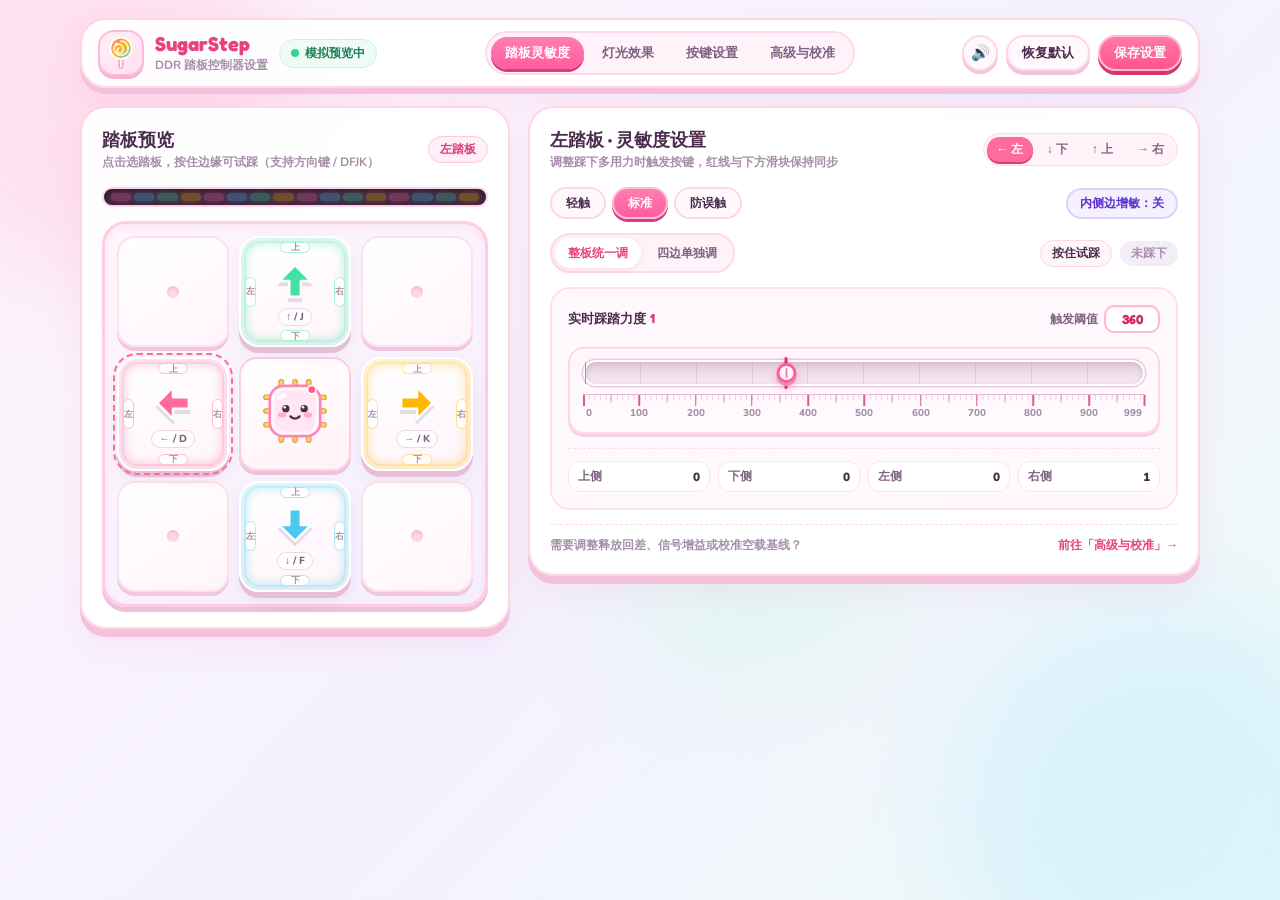
<file: index.html>
<!DOCTYPE html>
<html lang="zh-CN">
<head>
  <meta charset="UTF-8" />
  <meta name="viewport" content="width=device-width, initial-scale=1.0" />
  <title>SugarStep · DDR 踏板控制器设置</title>
  <link rel="preconnect" href="https://fonts.googleapis.com" />
  <link rel="preconnect" href="https://fonts.gstatic.com" crossorigin />
  <link href="https://fonts.googleapis.com/css2?family=Fredoka:wght@500;600;700&family=Nunito:wght@600;700;800;900&display=swap" rel="stylesheet" />
  <link rel="stylesheet" href="./styles.css" />
</head>
<body>
  <!-- 柔和糖果背景 -->
  <div class="candy-bg" aria-hidden="true">
    <div class="candy-blob blob-1"></div>
    <div class="candy-blob blob-2"></div>
    <div class="candy-blob blob-3"></div>
  </div>

  <!-- 顶部导航栏 -->
  <header class="topbar">
    <div class="brand-group">
      <div class="brand-badge" aria-hidden="true">
        <svg viewBox="0 0 64 64" width="38" height="38">
          <defs>
            <linearGradient id="lollyGrad" x1="0%" y1="0%" x2="100%" y2="100%">
              <stop offset="0%" stop-color="#FF6B9E" />
              <stop offset="50%" stop-color="#FFB703" />
              <stop offset="100%" stop-color="#4CC9F0" />
            </linearGradient>
          </defs>
          <rect x="29" y="36" width="6" height="22" rx="3" fill="#FFF0F6" stroke="#F497C0" stroke-width="2" />
          <circle cx="32" cy="24" r="18" fill="url(#lollyGrad)" stroke="#FFFFFF" stroke-width="3" />
          <path d="M32 12 A12 12 0 1 1 20 24 A8 8 0 1 1 32 32 A4 4 0 1 1 28 24" fill="none" stroke="rgba(255,255,255,0.8)" stroke-width="3.2" stroke-linecap="round" />
          <circle cx="24" cy="17" r="2.8" fill="#FFFFFF" opacity="0.9" />
        </svg>
      </div>
      <div class="brand-titles">
        <h1>SugarStep</h1>
        <p class="brand-subtitle">DDR 踏板控制器设置</p>
      </div>
      <button type="button" class="conn-pill idle" id="btnConnToggle" title="点击连接真实控制器">
        <span class="conn-dot"></span>
        <span id="connText">未连接 · 点击连接</span>
      </button>
    </div>

    <!-- 主菜单分页切换 -->
    <nav class="main-nav" role="tablist" aria-label="功能分区">
      <button type="button" class="nav-pill active" role="tab" aria-selected="true" data-view="sensitivity">踏板灵敏度</button>
      <button type="button" class="nav-pill" role="tab" aria-selected="false" data-view="lighting">灯光效果</button>
      <button type="button" class="nav-pill" role="tab" aria-selected="false" data-view="mapping">按键设置</button>
      <button type="button" class="nav-pill" role="tab" aria-selected="false" data-view="advanced">高级与校准</button>
    </nav>

    <!-- 右侧操作 -->
    <div class="topbar-actions">
      <button type="button" class="icon-circle-btn active" id="btnSoundToggle" title="按键音效开关" aria-label="按键音效开关">🔊</button>
      <button type="button" class="candy-btn cream-btn" id="btnResetDefaults" title="清空自定义设置并恢复出厂默认">恢复默认</button>
      <button type="button" class="candy-btn primary-btn" id="btnSaveConfig">保存设置</button>
    </div>
  </header>

  <!-- 主工作区 -->
  <main class="app-shell">
    <!-- 视图 1~3 共用双栏：左侧踏板预览 + 右侧配置卡片 -->
    <div class="workspace-split" id="workspaceSplit">
      <!-- 左侧：十字踏板预览舞台 -->
      <section class="candy-card stage-panel" aria-label="踏板预览">
        <div class="panel-head">
          <div>
            <h2>踏板预览</h2>
            <p class="panel-hint" id="stageHintText">点击切换当前编辑踏板，连接硬件后可实时显示踩踏力度</p>
          </div>
          <span class="stage-focus-pill" id="stageFocusPill">左踏板</span>
        </div>

        <!-- 顶部灯带预览条（仅保留纯粹的氛围灯带） -->
        <div class="stage-strip-wrap">
          <div class="led-strip-preview" title="氛围灯带预览">
            <div class="led-strip-track" id="ledStripTrack"></div>
          </div>
        </div>

        <!-- 3×3 十字踏板 -->
        <div class="ddr-stage-frame">
          <div class="ddr-stage-grid">
            <div class="corner-tile"><span class="corner-dot"></span></div>

            <!-- 上踏板 -->
            <div class="ddr-pad pad-up" id="pad-up" data-pad="up" role="button" tabindex="0" aria-label="上踏板">
              <div class="pad-rgb-ring"></div>
              <div class="pad-ripple"></div>
              <span class="pad-edge-bar edge-n" id="edgeBar-up-n">上</span>
              <span class="pad-edge-bar edge-s" id="edgeBar-up-s">下</span>
              <span class="pad-edge-bar edge-w" id="edgeBar-up-w">左</span>
              <span class="pad-edge-bar edge-e" id="edgeBar-up-e">右</span>
              <div class="pad-arrow-wrap">
                <svg viewBox="0 0 64 64" class="arrow-svg"><path d="M32 10 L54 32 H40 V54 H24 V32 H10 Z" stroke-linejoin="round" /></svg>
              </div>
              <span class="pad-key-badge" id="padKey-up">↑ / J</span>
            </div>

            <div class="corner-tile"><span class="corner-dot"></span></div>

            <!-- 左踏板 -->
            <div class="ddr-pad pad-left selected" id="pad-left" data-pad="left" role="button" tabindex="0" aria-label="左踏板">
              <div class="pad-rgb-ring"></div>
              <div class="pad-ripple"></div>
              <span class="pad-edge-bar edge-n" id="edgeBar-left-n">上</span>
              <span class="pad-edge-bar edge-s" id="edgeBar-left-s">下</span>
              <span class="pad-edge-bar edge-w" id="edgeBar-left-w">左</span>
              <span class="pad-edge-bar edge-e" id="edgeBar-left-e">右</span>
              <div class="pad-arrow-wrap">
                <svg viewBox="0 0 64 64" class="arrow-svg"><path d="M10 32 L32 10 V24 H54 V40 H32 V54 Z" stroke-linejoin="round" /></svg>
              </div>
              <span class="pad-key-badge" id="padKey-left">← / D</span>
            </div>

            <!-- 中央小糖芯装饰（无文字） -->
            <div class="center-core-tile" id="centerCoreTile">
              <div class="piko-mascot">
                <svg viewBox="0 0 110 110" width="84" height="84" aria-hidden="true">
                  <g fill="#FFD166" stroke="#E09F3E" stroke-width="1.5">
                    <rect x="14" y="34" width="10" height="6" rx="3" />
                    <rect x="14" y="52" width="10" height="6" rx="3" />
                    <rect x="14" y="70" width="10" height="6" rx="3" />
                    <rect x="86" y="34" width="10" height="6" rx="3" />
                    <rect x="86" y="52" width="10" height="6" rx="3" />
                    <rect x="86" y="70" width="10" height="6" rx="3" />
                    <rect x="34" y="14" width="6" height="10" rx="3" />
                    <rect x="52" y="14" width="6" height="10" rx="3" />
                    <rect x="70" y="14" width="6" height="10" rx="3" />
                    <rect x="34" y="86" width="6" height="10" rx="3" />
                    <rect x="52" y="86" width="6" height="10" rx="3" />
                    <rect x="70" y="86" width="6" height="10" rx="3" />
                  </g>
                  <rect x="22" y="22" width="66" height="66" rx="18" fill="#FFF7FB" stroke="#FF85B3" stroke-width="3.5" />
                  <rect x="28" y="28" width="54" height="54" rx="13" fill="#FFE6F2" />
                  <ellipse cx="38" cy="36" rx="7" ry="3.5" transform="rotate(-25 38 36)" fill="#FFFFFF" opacity="0.9" />
                  <ellipse cx="38" cy="60" rx="5.5" ry="3.5" fill="#FF8FB7" opacity="0.65" />
                  <ellipse cx="72" cy="60" rx="5.5" ry="3.5" fill="#FF8FB7" opacity="0.65" />
                  <circle cx="43" cy="52" r="4.8" fill="#4A2E4B" />
                  <circle cx="41.5" cy="50" r="1.7" fill="#FFFFFF" />
                  <circle cx="67" cy="52" r="4.8" fill="#4A2E4B" />
                  <circle cx="65.5" cy="50" r="1.7" fill="#FFFFFF" />
                  <path d="M49 62 Q55 68 61 62" fill="none" stroke="#4A2E4B" stroke-width="3" stroke-linecap="round" />
                  <circle cx="77" cy="27" r="5.5" fill="#FF5D8F" stroke="#FFFFFF" stroke-width="2" />
                </svg>
              </div>
            </div>

            <!-- 右踏板 -->
            <div class="ddr-pad pad-right" id="pad-right" data-pad="right" role="button" tabindex="0" aria-label="右踏板">
              <div class="pad-rgb-ring"></div>
              <div class="pad-ripple"></div>
              <span class="pad-edge-bar edge-n" id="edgeBar-right-n">上</span>
              <span class="pad-edge-bar edge-s" id="edgeBar-right-s">下</span>
              <span class="pad-edge-bar edge-w" id="edgeBar-right-w">左</span>
              <span class="pad-edge-bar edge-e" id="edgeBar-right-e">右</span>
              <div class="pad-arrow-wrap">
                <svg viewBox="0 0 64 64" class="arrow-svg"><path d="M54 32 L32 54 V40 H10 V24 H32 V10 Z" stroke-linejoin="round" /></svg>
              </div>
              <span class="pad-key-badge" id="padKey-right">→ / K</span>
            </div>

            <div class="corner-tile"><span class="corner-dot"></span></div>

            <!-- 下踏板 -->
            <div class="ddr-pad pad-down" id="pad-down" data-pad="down" role="button" tabindex="0" aria-label="下踏板">
              <div class="pad-rgb-ring"></div>
              <div class="pad-ripple"></div>
              <span class="pad-edge-bar edge-n" id="edgeBar-down-n">上</span>
              <span class="pad-edge-bar edge-s" id="edgeBar-down-s">下</span>
              <span class="pad-edge-bar edge-w" id="edgeBar-down-w">左</span>
              <span class="pad-edge-bar edge-e" id="edgeBar-down-e">右</span>
              <div class="pad-arrow-wrap">
                <svg viewBox="0 0 64 64" class="arrow-svg"><path d="M32 54 L10 32 H24 V10 H40 V32 H54 Z" stroke-linejoin="round" /></svg>
              </div>
              <span class="pad-key-badge" id="padKey-down">↓ / F</span>
            </div>

            <div class="corner-tile"><span class="corner-dot"></span></div>
          </div>
        </div>
      </section>

      <!-- 右侧：功能视图容器 -->
      <div class="right-views">
        <!-- 视图 1: 踏板灵敏度 -->
        <section class="candy-card view-pane active" id="view-sensitivity" aria-label="踏板灵敏度">
          <div class="panel-head">
            <div>
              <h2 id="sensPadTitle">左踏板 · 灵敏度设置</h2>
              <p class="panel-hint">调整踩下多用力时触发按键，红线与下方滑块保持同步</p>
            </div>
            <div class="pad-quick-tabs" role="group" aria-label="选择踏板">
              <button type="button" class="mini-seg active" data-select-pad="left">← 左</button>
              <button type="button" class="mini-seg" data-select-pad="down">↓ 下</button>
              <button type="button" class="mini-seg" data-select-pad="up">↑ 上</button>
              <button type="button" class="mini-seg" data-select-pad="right">→ 右</button>
            </div>
          </div>

          <div class="quick-preset-row">
            <div class="preset-group" role="group" aria-label="灵敏度预设">
              <button type="button" class="preset-chip" data-profile="cotton">轻触</button>
              <button type="button" class="preset-chip active" data-profile="arcade">标准</button>
              <button type="button" class="preset-chip" data-profile="pudding">防误触</button>
            </div>
            <button type="button" class="bracket-toggle-btn" id="btnInnerBoost" title="将靠近踏板中心的内侧边触发阈值降低 15%，方便双踩蹭键">
              内侧边增敏：<strong id="innerBoostState">关</strong>
            </button>
          </div>

          <div class="sens-mode-bar">
            <div class="seg-switch" role="group" aria-label="调节模式">
              <button type="button" class="seg-btn active" id="btnModeUnified">整板统一调</button>
              <button type="button" class="seg-btn" id="btnModePerEdge">四边单独调</button>
            </div>
            <div class="sens-status-actions">
              <button type="button" class="hold-test-btn sim-only" id="btnUnifiedTest">按住试踩</button>
              <span class="live-status-badge" id="padTriggerBadge">未踩下</span>
            </div>
          </div>

          <!-- 模式 A：整板统一调（实时力度与触发阈值融合，100% 等长 + 刻度尺 + 3位数回车输入） -->
          <div class="sens-mode-content active" id="sensUnifiedBox">
            <div class="unified-control-card">
              <div class="meter-label-row">
                <span>实时踩踏力度 <strong id="unifiedForceLabel">0</strong></span>
                <div class="trig-input-wrap">
                  <span class="trig-inline-txt">触发阈值</span>
                  <input type="text" id="inputUnifiedTrigger" class="trig-num-input" inputmode="numeric" maxlength="3" value="360" aria-label="整板触发阈值3位数字输入" />
                </div>
              </div>

              <div class="fused-meter-box">
                <div class="fused-bar-track large">
                  <div class="fused-bar-fill" id="unifiedMeterFill" style="width: 0%"></div>
                  <div class="fused-trig-marker" id="unifiedTriggerMarker" style="left: 36.04%"><span class="fused-trig-knob"></span></div>
                  <input type="range" id="sliderUnifiedTrigger" class="fused-range-input" min="0" max="999" value="360" aria-label="整板触发阈值滑块" />
                </div>
                <div class="fused-ruler" id="unifiedRuler" data-ruler="unified"></div>
              </div>

              <div class="edge-dots-summary">
                <div class="edge-dot-item"><span>上侧</span><strong id="dotVal-n">0</strong></div>
                <div class="edge-dot-item"><span>下侧</span><strong id="dotVal-s">0</strong></div>
                <div class="edge-dot-item"><span>左侧</span><strong id="dotVal-w">0</strong></div>
                <div class="edge-dot-item"><span>右侧</span><strong id="dotVal-e">0</strong></div>
              </div>
            </div>
          </div>

          <!-- 模式 B：四边单独调 -->
          <div class="sens-mode-content" id="sensPerEdgeBox">
            <div class="edge-list" id="simpleEdgeList"></div>
          </div>

          <div class="panel-footer-link">
            <span>需要调整释放回差、信号增益或校准空载基线？</span>
            <button type="button" class="text-link-btn" id="btnGoAdvanced">前往「高级与校准」→</button>
          </div>
        </section>

        <!-- 视图 2: 灯光效果 -->
        <section class="candy-card view-pane" id="view-lighting" aria-label="灯光效果">
          <div class="panel-head">
            <div>
              <h2>灯光效果</h2>
              <p class="panel-hint">更改颜色与效果后，左侧踏板会实时同步预览</p>
            </div>
          </div>

          <div class="block-section">
            <h3 class="sub-heading">灯效模式</h3>
            <div class="effect-grid" id="effectCards">
              <button type="button" class="effect-card active" data-effect="ripple">
                <strong>踩踏点亮</strong>
                <span>踩下时柔和点亮，松开渐暗</span>
              </button>
              <button type="button" class="effect-card" data-effect="rainbow">
                <strong>彩虹流光</strong>
                <span>四块踏板循环流动糖果色</span>
              </button>
              <button type="button" class="effect-card" data-effect="breathe">
                <strong>温柔呼吸</strong>
                <span>待机慢速呼吸，踩踏高亮</span>
              </button>
              <button type="button" class="effect-card" data-effect="afterglow">
                <strong>余晖渐隐</strong>
                <span>平时熄灭，踩过后缓慢消散</span>
              </button>
              <button type="button" class="effect-card" data-effect="solid">
                <strong>常亮</strong>
                <span>保持固定颜色，踩下增亮</span>
              </button>
            </div>
          </div>

          <div class="block-section">
            <div class="sub-heading-row">
              <h3 class="sub-heading">踏板颜色</h3>
              <div class="palette-row">
                <button type="button" class="mini-tag-btn" data-palette="classic">经典糖果</button>
                <button type="button" class="mini-tag-btn" data-palette="macaron">马卡龙</button>
                <button type="button" class="mini-tag-btn" data-palette="soda">气泡苏打</button>
                <button type="button" class="mini-tag-btn" data-palette="taro">香芋奶盖</button>
              </div>
            </div>
            <div class="color-grid-4">
              <label class="color-chip"><input type="color" id="color-left" value="#FF6B9E" /><span>左踏板</span></label>
              <label class="color-chip"><input type="color" id="color-down" value="#4CC9F0" /><span>下踏板</span></label>
              <label class="color-chip"><input type="color" id="color-up" value="#42E2A4" /><span>上踏板</span></label>
              <label class="color-chip"><input type="color" id="color-right" value="#FFB703" /><span>右踏板</span></label>
            </div>
          </div>

          <div class="block-section sliders-stack">
            <div class="clean-slider-row">
              <div class="slider-top"><label for="sliderLedBrightness">触发亮度</label><span class="val-pill" id="valLedBrightness">85%</span></div>
              <input type="range" id="sliderLedBrightness" class="candy-range" min="10" max="100" value="85" />
            </div>
            <div class="clean-slider-row">
              <div class="slider-top"><label for="sliderIdleBrightness">待机底光</label><span class="val-pill blue" id="valIdleBrightness">28%</span></div>
              <input type="range" id="sliderIdleBrightness" class="candy-range range-blue" min="0" max="80" value="28" />
            </div>
            <div class="clean-slider-row">
              <div class="slider-top"><label for="sliderLedSpeed">动画速度</label><span class="val-pill mint" id="valLedSpeed">60%</span></div>
              <input type="range" id="sliderLedSpeed" class="candy-range range-mint" min="10" max="100" value="60" />
            </div>
          </div>
        </section>

        <!-- 视图 3: 按键设置 -->
        <section class="candy-card view-pane" id="view-mapping" aria-label="按键设置">
          <div class="panel-head">
            <div>
              <h2>按键与性能设置</h2>
              <p class="panel-hint">选择控制器输出模式并修改键位映射</p>
            </div>
          </div>

          <div class="block-section">
            <h3 class="sub-heading">输出模式</h3>
            <div class="seg-switch full" id="hidModePills">
              <button type="button" class="seg-btn active" data-hid="keyboard">键盘 (NKRO)</button>
              <button type="button" class="seg-btn" data-hid="xinput">XInput 手柄</button>
              <button type="button" class="seg-btn" data-hid="switch">Switch 手柄</button>
            </div>
          </div>

          <div class="block-section">
            <h3 class="sub-heading">踏板按键映射（点击右侧按键名后按下键盘修改）</h3>
            <div class="keymap-list">
              <div class="keymap-item"><span class="km-dot">← 左踏板</span><button type="button" class="km-btn" id="bindBtn-left" data-pad="left">ArrowLeft</button></div>
              <div class="keymap-item"><span class="km-dot">↓ 下踏板</span><button type="button" class="km-btn" id="bindBtn-down" data-pad="down">ArrowDown</button></div>
              <div class="keymap-item"><span class="km-dot">↑ 上踏板</span><button type="button" class="km-btn" id="bindBtn-up" data-pad="up">ArrowUp</button></div>
              <div class="keymap-item"><span class="km-dot">→ 右踏板</span><button type="button" class="km-btn" id="bindBtn-right" data-pad="right">ArrowRight</button></div>
            </div>
          </div>

          <div class="block-section two-col-fields">
            <div class="field-box">
              <label for="selectPolling">USB 回报率</label>
              <select id="selectPolling" class="candy-select">
                <option value="1000" selected>1000 Hz (1ms)</option>
                <option value="500">500 Hz (2ms)</option>
                <option value="250">250 Hz (4ms)</option>
              </select>
            </div>
            <div class="field-box">
              <div class="slider-top"><label for="sliderDebounce">去抖延迟</label><span class="val-pill" id="valDebounce">2.0 ms</span></div>
              <input type="range" id="sliderDebounce" class="candy-range" min="0.5" max="10" step="0.5" value="2.0" />
            </div>
          </div>

          <!-- 选装扩展按键独立收纳说明 -->
          <div class="optional-keys-box">
            <div class="opt-head">
              <strong>外接扩展按键（选装）</strong>
              <p>如果在控制盒侧面额外安装了确认 / 返回实体按键，可在此设置键位；仅制作四键踏板可忽略。</p>
            </div>
            <div class="keymap-list">
              <div class="keymap-item"><span class="km-dot">START 确认键</span><button type="button" class="km-btn" id="bindBtn-start" data-pad="start">Enter</button></div>
              <div class="keymap-item"><span class="km-dot">SELECT 返回键</span><button type="button" class="km-btn" id="bindBtn-select" data-pad="select">Shift</button></div>
            </div>
          </div>
        </section>
      </div>
    </div>

    <!-- 视图 4: 高级与校准（按上下左右踏板分开调节） -->
    <section class="advanced-view" id="view-advanced" hidden aria-label="高级与校准">
      <!-- 1. 自我基线校准 -->
      <div class="candy-card">
        <div class="panel-head">
          <div>
            <h2>自我基线校准</h2>
            <p class="panel-hint">自动测量并扣除踏板空载自重，消除零点漂移</p>
          </div>
          <div class="adv-btn-group">
            <button type="button" class="candy-btn cream-btn" id="btnCalPad4">校准当前踏板 (4颗)</button>
            <button type="button" class="candy-btn primary-btn" id="btnCalAll16">校准全部 16 颗基线</button>
          </div>
        </div>

        <div class="cal-options-row">
          <label class="check-pill">
            <input type="checkbox" id="chkAutoDrift" checked />
            <span>动态追踪温漂</span>
          </label>
          <label class="check-pill">
            <input type="checkbox" id="chkBootAutoCal" checked />
            <span>通电自动归零</span>
          </label>
          <div class="inline-select-group">
            <label for="selectPadLogic">踏板触发规则</label>
            <select id="selectPadLogic" class="candy-select">
              <option value="or" selected>任一传感器过线即触发</option>
              <option value="avg">四颗平均值过线触发</option>
            </select>
          </div>
          <span class="cal-state-tag" id="calStatusPill">基线状态：已锁定 16/16</span>
        </div>
      </div>

      <!-- 2. 分踏板 4 颗传感器精调区（← / ↓ / ↑ / → 分开切换） -->
      <div class="candy-card">
        <div class="panel-head">
          <div>
            <h2 id="advPadTitle">左踏板 · 4 颗传感器精调</h2>
            <p class="panel-hint">按踏板分别调整每颗传感器的触发线、释放回差线与信号增益，红蓝线与滑块 1:1 同步</p>
          </div>
          <div class="pad-quick-tabs" id="advPadTabs" role="group" aria-label="选择需要精调的踏板">
            <button type="button" class="mini-seg active" data-select-pad="left">← 左踏板</button>
            <button type="button" class="mini-seg" data-select-pad="down">↓ 下踏板</button>
            <button type="button" class="mini-seg" data-select-pad="up">↑ 上踏板</button>
            <button type="button" class="mini-seg" data-select-pad="right">→ 右踏板</button>
          </div>
        </div>

        <div class="adv-4cards-grid" id="advSensorCards"></div>
      </div>

      <!-- 3. 实时压感波形 & 配置备份/维护 -->
      <div class="adv-bottom-grid">
        <div class="candy-card">
          <div class="panel-head">
            <div>
              <h2>实时压感波形</h2>
              <p class="panel-hint" id="oscSubtitle">显示左踏板 4 颗传感器的实时净压力曲线</p>
            </div>
            <div class="osc-controls">
              <select id="selectOscMode" class="candy-select">
                <option value="pad" selected>当前踏板 (上/下/左/右)</option>
                <option value="all">四踏板峰值总览</option>
              </select>
              <button type="button" class="candy-btn cream-btn compact-btn" id="btnToggleWave">暂停</button>
            </div>
          </div>
          <canvas id="fsrWaveform" width="600" height="145"></canvas>
        </div>

        <div class="candy-card">
          <div class="panel-head">
            <div>
              <h2>配置备份与固件维护</h2>
              <p class="panel-hint">导出配置文件或发送调试指令到控制器</p>
            </div>
            <div class="adv-btn-group">
              <button type="button" class="candy-btn cream-btn compact-btn" id="btnOpenJsonModal">导入 / 导出 JSON</button>
              <button type="button" class="candy-btn cream-btn compact-btn" id="btnBootsel">进入刷机模式</button>
            </div>
          </div>
          <div class="serial-log" id="serialLog"></div>
          <div class="serial-send-row">
            <input type="text" id="serialCmdInput" class="candy-input" placeholder="输入调试指令，如 GET:CFG 或 CMD:CAL_BASE:ALL" />
            <button type="button" class="candy-btn primary-btn compact-btn" id="btnSendSerialCmd">发送</button>
          </div>
        </div>
      </div>

      <!-- [SIM-TEST-START] 无固件模拟测试模块：RP2040 固件完成后可直接关闭开关或整段删除 -->
      <div class="candy-card sim-dev-card" id="devSimCard">
        <div class="panel-head">
          <div>
            <h2>无固件模拟测试 <span class="sim-badge">开发调试用</span></h2>
            <p class="panel-hint">开启后可用「按住试踩 / 按住试压」、鼠标按住踏板与键盘 DFJK / 方向键模拟受力；关闭或删除此模块即变为纯净交付界面</p>
          </div>
          <label class="check-pill sim-toggle-pill">
            <input type="checkbox" id="chkSimMode" checked />
            <span>开启模拟测试</span>
          </label>
        </div>

        <div class="sim-tools-row" id="simToolsBody">
          <div class="sim-slider-box">
            <div class="slider-top">
              <span>对当前选中踏板（<strong id="simPadName">左踏板</strong>）模拟持续施力</span>
              <div class="trig-input-wrap">
                <input type="text" id="inputSimHold" class="trig-num-input mini" inputmode="numeric" maxlength="3" value="0" aria-label="模拟持续施力3位数字输入" />
              </div>
            </div>
            <div class="full-slider-wrap">
              <div class="full-slider-track"></div>
              <input type="range" id="sliderSimHold" class="candy-range full-range" min="0" max="999" value="0" />
            </div>
            <div class="fused-ruler" id="simRuler" data-ruler="sim"></div>
          </div>
          <div class="adv-btn-group">
            <button type="button" class="candy-btn cream-btn compact-btn" id="btnSimSinglePulse">模拟单次踩踏</button>
            <button type="button" class="candy-btn cream-btn compact-btn" id="btnSimClearForce">归零施力</button>
          </div>
        </div>
      </div>
      <!-- [SIM-TEST-END] -->
    </section>
  </main>

  <!-- JSON 导入/导出弹窗 -->
  <div class="modal-backdrop" id="exportModal" hidden>
    <div class="candy-modal" role="dialog" aria-modal="true" aria-labelledby="exportModalTitle">
      <div class="modal-header">
        <h2 id="exportModalTitle">导入 / 导出配置 JSON</h2>
        <button type="button" class="modal-close-btn" id="btnCloseExportModal">✕</button>
      </div>
      <p class="modal-note">包含全部 16 颗传感器的基线、阈值、增益与灯光键位设置。</p>
      <textarea id="jsonConfigArea" class="candy-textarea" rows="12" spellcheck="false"></textarea>
      <div class="modal-actions">
        <button type="button" class="candy-btn cream-btn" id="btnCopyJson">复制</button>
        <button type="button" class="candy-btn cream-btn" id="btnDownloadJson">下载文件</button>
        <button type="button" class="candy-btn primary-btn" id="btnApplyJson">应用配置</button>
      </div>
    </div>
  </div>

  <!-- 恢复默认二次确认弹窗 -->
  <div class="modal-backdrop" id="resetConfirmModal" hidden>
    <div class="candy-modal confirm-modal" role="dialog" aria-modal="true" aria-labelledby="resetModalTitle">
      <div class="modal-header">
        <h2 id="resetModalTitle">恢复默认设置？</h2>
        <button type="button" class="modal-close-btn" id="btnCloseResetModal">✕</button>
      </div>
      <p class="modal-note">检测到你已修改过控制器设置，恢复默认将还原所有踏板触发阈值、灯效与按键映射为出厂默认值。</p>
      <div class="modal-actions">
        <button type="button" class="candy-btn cream-btn" id="btnCancelReset">取消</button>
        <button type="button" class="candy-btn primary-btn" id="btnConfirmReset">确定恢复</button>
      </div>
    </div>
  </div>

  <!-- 底部提示 Toast -->
  <div class="toast-container" id="toastContainer" aria-live="polite"></div>

  <script src="./app.js"></script>
</body>
</html>
</file>
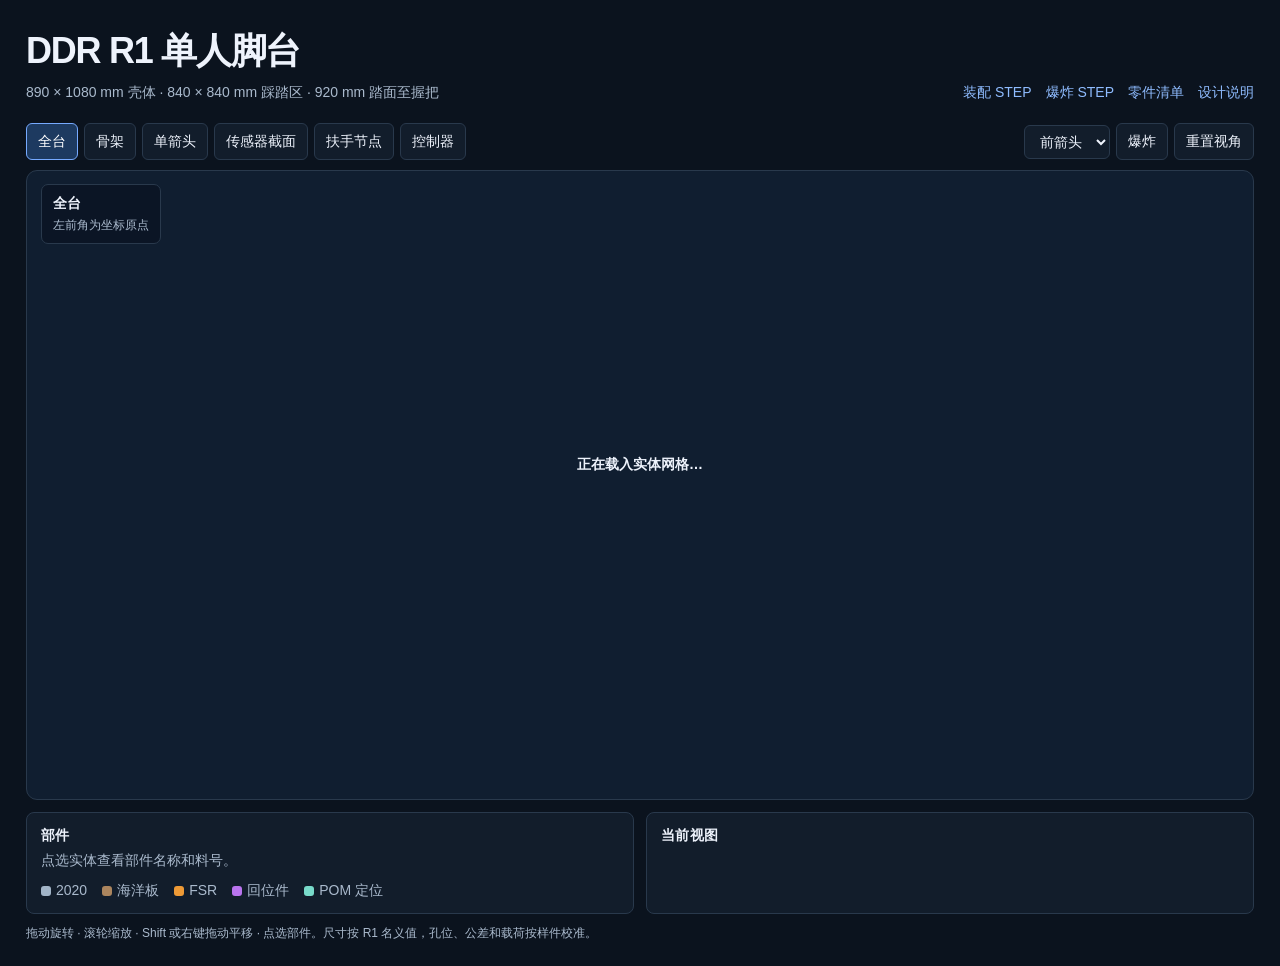
<file: viewer/template.html>
<!doctype html>
<html lang="zh-CN">
<head>
<meta charset="utf-8">
<meta name="viewport" content="width=device-width,initial-scale=1">
<title>DDR R1 · 单人脚台装配</title>
<style>
:root{color-scheme:dark;--ink:#eef3fc;--muted:#aabacd;--edge:#29394c;--panel:#121d2b;--blue:#8fbcff}
*{box-sizing:border-box}body{margin:0;background:#0b131e;color:var(--ink);font:14px/1.5 "Segoe UI","Microsoft YaHei",sans-serif}
main{max-width:1560px;margin:auto;padding:24px 26px}
header{display:flex;align-items:end;justify-content:space-between;gap:16px;margin-bottom:20px}
h1{font-size:clamp(24px,4vw,36px);margin:0;font-weight:650;letter-spacing:-.035em}
header p,.help,.context,#detail,#selected{color:var(--muted);margin:4px 0 0}
a{color:var(--blue);text-decoration:none}a:hover{text-decoration:underline}
.files{display:flex;gap:14px;flex-wrap:wrap}
.controls{display:flex;gap:7px;align-items:center;justify-content:space-between;flex-wrap:wrap;margin:0 0 10px}
.row{display:flex;flex-wrap:wrap;gap:6px;align-items:center}
button,select{font:inherit;border-radius:6px;border:1px solid var(--edge);cursor:pointer;background:var(--panel);color:var(--ink);padding:7px 11px}
button:hover,select:hover{border-color:#7895b6}button[aria-pressed=true]{background:#1d3a60;border-color:#76aaff;color:#fff}
button:focus-visible,select:focus-visible{outline:2px solid var(--blue);outline-offset:2px}
.viewport{position:relative;min-height:440px;height:min(70vh,880px);background:#101e30;border-radius:11px;overflow:hidden;border:1px solid var(--edge)}
canvas{display:block;touch-action:none;position:absolute;inset:0;cursor:grab}canvas:active{cursor:grabbing}
.over{position:absolute;top:13px;left:14px;z-index:1;padding:8px 11px;background:#0b1524da;border:1px solid var(--edge);border-radius:7px;pointer-events:none;max-width:calc(100% - 30px)}
.over b{display:block}.mini{font-size:12px;color:var(--muted)}
#notice{position:absolute;inset:45% 10%;text-align:center;font-weight:bold;pointer-events:none}
.grid{display:grid;grid-template-columns:1fr 1fr;gap:12px;margin-top:12px}
.card{background:var(--panel);border:1px solid var(--edge);border-radius:8px;padding:12px 14px;min-height:86px}
.card h2{margin:0;font-size:14px;letter-spacing:.02em}
.key{display:flex;gap:7px 15px;flex-wrap:wrap;margin-top:9px}
.key span{display:flex;align-items:center;gap:5px;white-space:nowrap;color:var(--muted)}i{height:10px;width:10px;border-radius:3px;display:inline-block}
.help{font-size:12px;margin-top:10px}
@media(max-width:780px){main{padding:16px 12px}header{align-items:start;flex-direction:column;gap:8px}.grid{grid-template-columns:1fr}.viewport{height:64vh;min-height:380px}}
</style>
</head>
<body>
<main>
<header>
<div><h1>DDR R1 单人脚台</h1><p>890 × 1080 mm 壳体 · 840 × 840 mm 踩踏区 · 920 mm 踏面至握把</p></div>
<nav class="files" aria-label="交付文件">
<a href="out/DDR-R1-assembly.step">装配 STEP</a>
<a href="out/DDR-R1-exploded.step">爆炸 STEP</a>
<a href="BOM-octagon.csv">零件清单</a>
<a href="README.md">设计说明</a>
</nav>
</header>
<section class="controls" aria-label="显示控制">
<div class="row" id="views">
<button data-view="full" aria-pressed="true">全台</button>
<button data-view="frame" aria-pressed="false">骨架</button>
<button data-view="module" aria-pressed="false">单箭头</button>
<button data-view="sensor" aria-pressed="false">传感器截面</button>
<button data-view="rear" aria-pressed="false">扶手节点</button>
<button data-view="center" aria-pressed="false">控制器</button>
</div>
<div class="row">
<select id="module" aria-label="箭头方向">
<option value="F">前箭头</option><option value="L">左箭头</option>
<option value="R">右箭头</option><option value="B">后箭头</option>
</select>
<button id="explode" aria-pressed="false">爆炸</button>
<button id="home">重置视角</button>
</div>
</section>
<section class="viewport" id="viewport" aria-label="可旋转 3D 脚台">
<div class="over"><b id="viewTitle">全台</b><span class="mini" id="viewHint">左前角为坐标原点</span></div>
<div id="notice" role="status">正在载入实体网格…</div>
</section>
<div class="grid">
<section class="card"><h2>部件</h2><div id="selected" aria-live="polite">点选实体查看部件名称和料号。</div>
<div class="key"><span><i style="background:#a2b5c8"></i>2020</span><span><i style="background:#ab855e"></i>海洋板</span><span><i style="background:#ee9a36"></i>FSR</span><span><i style="background:#b974ee"></i>回位件</span><span><i style="background:#78daca"></i>POM 定位</span></div></section>
<section class="card"><h2>当前视图</h2><p class="context" id="detail"></p></section>
</div>
<p class="help">拖动旋转 · 滚轮缩放 · Shift 或右键拖动平移 · 点选部件。尺寸按 R1 名义值，孔位、公差和载荷按样件校准。</p>
</main>
<script>/*__VENDOR__*/</script>
<script>
"use strict";
const PARTS = /*__PARTS__*/;
const POSITIONS = /*__POSITIONS__*/;
const host=document.getElementById('viewport');
const notice=document.getElementById('notice');
const title=document.getElementById('viewTitle');
const hint=document.getElementById('viewHint');
const detail=document.getElementById('detail');
const selected=document.getElementById('selected');
const explodeButton=document.getElementById('explode');
const moduleSelect=document.getElementById('module');
const v=(x,y,z)=>new THREE.Vector3(x,y,z);
const viewCopy={
  full:['全台','890 × 1080 · 壳体 z0–44','固定面 z44，箭头面 z43。扶手握把外顶 z964。壳内满铺 10 mm 底板和 2 mm 防滑橡胶。'],
  frame:['骨架','886 × 1076 · z10–30','四个箭头下各有一个 2020 十字撑。每个箭头格沿格线内侧并一圈 2020，托住板边、挡块和传感器。格线主骨架用角件连成整体，格内型材由底板螺钉压住。'],
  module:['单箭头','274 × 274 × 10 · 八边形 PC','四边中点各一个 FSR。10 mm PC 只切八边外廓。外角三角压片和内角菱形压片各用 1 mm 垫片，四周钢边条为直边。'],
  sensor:['传感器截面','0.225 mm 空载间隙 · 0.50 mm 至硬挡','剖切前箭头近边中点。四个感应圆心关于踏板中轴镜像对称。软头顶 z32.775，硬挡顶 z32.5，PC 底 z33。打开爆炸可逐层点选。'],
  rear:['扶手节点','Ø38 × 3 · 双柱距 410','钢横管用四颗 M5 连到后边框。扶手 M8 前后排距 50 mm。拆掉两片后盖即可检修。'],
  center:['控制器','中格下 · GP26–29','检修盖由四个沉头螺钉固定。托板挂在木件下方，电路板朝下，控制器、四个模拟多路器和线束可单独维护。']
}
const cent={F:[445,222],L:[165,502],R:[725,502],B:[445,782]};
const graphics={F:[445,222,0],L:[165,502,-Math.PI/2],R:[725,502,Math.PI/2],B:[445,782,Math.PI]};
const sensors=new Set(['rail','pc','wood','carrier','fsr','return','stopshim','stop']);
const scene=new THREE.Scene();
scene.background=new THREE.Color('#132235');
const objects=[];
let view='full', exploded=false, active=null, framePending=false;
let renderer,camera,distance=1800,theta=.8,phi=.95, target=v(445,540,300);
let grid,arrowDrawings=[];
const raycaster=new THREE.Raycaster();
const materialCache=new Map();
const byName=new Map();
const pointerSet=new Map();
const cursor=new THREE.Vector2();

function material(color,alpha){
  const key=color+':'+alpha;
  if(!materialCache.has(key)){
    materialCache.set(key,new THREE.MeshStandardMaterial({
      color,roughness:.67,metalness:.14,transparent:alpha<1,opacity:alpha,depthWrite:alpha===1,
      clippingPlanes:[],side:alpha<1?THREE.DoubleSide:THREE.FrontSide
    }));
  }
  return materialCache.get(key);
}
const highlight = new THREE.MeshStandardMaterial({color:'#ffe3a1',emissive:'#a76622',emissiveIntensity:.28,
                                                 roughness:.6,side:THREE.DoubleSide});
function apply(){
  const m=moduleSelect.value;
  const [mx,my]=cent[m];
  const [label,line,description]=viewCopy[view];
  title.textContent=label+(exploded?' · 爆炸':'');
  hint.textContent=line;
  detail.textContent=description;
  moduleSelect.style.visibility=view==='module'?'visible':'hidden';
  const clip=[];
  if(view==='module'&&!exploded){
    clip.push(new THREE.Plane(v(1,0,0),-(mx-178)),new THREE.Plane(v(-1,0,0),mx+178),
              new THREE.Plane(v(0,1,0),-(my-178)),new THREE.Plane(v(0,-1,0),my+178));
  }
  if(view==='sensor'){
    clip.push(new THREE.Plane(v(1,0,0),-428),new THREE.Plane(v(-1,0,0),564),
              new THREE.Plane(v(0,1,0),-86.3),new THREE.Plane(v(0,-1,0),116));
  }
  if(view==='rear')clip.push(new THREE.Plane(v(0,0,-1),exploded?495:155));
  if(view==='center'){
    clip.push(new THREE.Plane(v(1,0,0),-305),new THREE.Plane(v(-1,0,0),585),
              new THREE.Plane(v(0,1,0),-361),new THREE.Plane(v(0,-1,0),643));
  }
  renderer.clippingPlanes=clip;
  for(const mesh of objects){
    const [name,label,sku,group,layer,color,offset]=mesh.userData.part;
    const bb=mesh.geometry.boundingBox;
    let show=true;
    if(view==='frame') show=['base','floor','rail','join','rear','rearHardware'].includes(layer)
      && !name.startsWith('Base_Screw');
    if(view==='module'){
      const nearby=bb.min.x<mx+178 && bb.max.x>mx-178 && bb.min.y<my+178 && bb.max.y>my-178;
      show=group===m || (nearby && (group==='Retainers'||(!exploded && ['rail','wood','top'].includes(layer))));
    }
    if(view==='sensor') show=sensors.has(layer) && (group==='F' || group==='Frame' || group==='Edge_F')
      && bb.min.x<564 && bb.max.x>428 && bb.min.y<116 && bb.max.y>60;
    if(view==='rear') show=(group==='Rear'||name.startsWith('Edge_B')) &&
      !['wood','top'].includes(layer);
    if(view==='center') show=group==='Center'||group==='C';
    mesh.visible=show;
    mesh.position.fromArray(exploded?offset:[0,0,0]);
    const transparent=layer==='pc' && view!=='full' && !exploded;
    const ghostTop=view==='center'&&group==='C'&&['wood','top'].includes(layer)&&!exploded;
    const displayColor=layer==='guide'&&(view!=='full'||exploded)?'#78daca':color;
    mesh.material=(active===mesh)?highlight:material(displayColor,transparent?(view==='sensor'?.17:.34):ghostTop?.22:1);
  }
  for(const graphic of arrowDrawings){
    graphic.visible=(view==='full'||(view==='module'&&graphic.userData.module===m));
    graphic.position.z=43.55+(exploded?233:0);
  }
  grid.visible=!['sensor','center','module'].includes(view)&&!exploded;
  if(active&&!active.visible){active=null;selected.textContent='点选实体查看部件名称和料号。';}
  draw();
}

function fit(){
  const [mx,my]=cent[moduleSelect.value];
  const fitData={
    full: [445,540,exploded?510:398,exploded?2810:2420,.70,.98],
    frame:[445,540,exploded?140:15,exploded?2200:1930,.62,.83],
    module:[mx,my,exploded?185:22,exploded?820:595,.54,.67],
    sensor:[496,91,exploded?123:24,exploded?515:210,.35,1.48],
    rear:[445,905,exploded?158:23,exploded?1300:1060,.59,.94],
    center:[445,502,exploded?190:25,exploded?770:520,.55,1.92],
  };
  const [x,y,z,r,t,p]=fitData[view];
  target.set(x,y,z);
  distance=r*Math.max(1,1.06/camera.aspect);
  theta=t;phi=p;
  draw();
}
function draw(){
  if(framePending)return;
  framePending=true;
  requestAnimationFrame(()=>{
    framePending=false;
    const s=Math.sin(phi);
    camera.position.set(target.x+distance*Math.sin(theta)*s,
                        target.y-distance*Math.cos(theta)*s,
                        target.z+distance*Math.cos(phi));
    camera.lookAt(target);
    renderer.render(scene,camera);
  });
}
function resize(){
  const w=host.clientWidth,h=host.clientHeight;
  camera.aspect=w/h;camera.updateProjectionMatrix();
  renderer.setSize(w,h);draw();
}
function click(x,y){
  const r=renderer.domElement.getBoundingClientRect();
  cursor.set(2*(x-r.left)/r.width-1,1-2*(y-r.top)/r.height);
  raycaster.setFromCamera(cursor,camera);
  const clips=renderer.clippingPlanes;
  const hit=raycaster.intersectObjects(objects.filter(o=>o.visible))
    .find(h=>clips.every(p=>p.distanceToPoint(h.point)>=-0.001));
  if(!hit){active=null;selected.textContent='点选实体查看部件名称和料号。';}
  else {
    active=hit.object;
    const [name,label,sku]=active.userData.part;
    selected.textContent=label+' · '+sku+' · '+name;
  }
  apply();
}
function pan(dx,dy){
  camera.updateMatrixWorld();
  const right=v(0,0,0).setFromMatrixColumn(camera.matrixWorld,0);
  const up=v(0,0,0).setFromMatrixColumn(camera.matrixWorld,1);
  const scale=2*distance*Math.tan(camera.fov*Math.PI/360)/host.clientHeight;
  target.addScaledVector(right,-dx*scale).addScaledVector(up,dy*scale);
}
let moved=0;
function gestures(){
  const c=renderer.domElement;
  c.addEventListener('contextmenu',e=>e.preventDefault());
  c.addEventListener('pointerdown',e=>{
    if(pointerSet.size===0)moved=0;
    c.setPointerCapture(e.pointerId);
    pointerSet.set(e.pointerId,[e.clientX,e.clientY,e.shiftKey||e.button===2]);
  });
  c.addEventListener('pointermove',e=>{
    const prior=pointerSet.get(e.pointerId);
    if(!prior)return;
    const dx=e.clientX-prior[0],dy=e.clientY-prior[1];
    moved+=Math.hypot(dx,dy);
    if(pointerSet.size===2){
      const other=[...pointerSet.entries()].find(([id])=>id!==e.pointerId)[1];
      const before=Math.hypot(prior[0]-other[0],prior[1]-other[1]);
      const after=Math.hypot(e.clientX-other[0],e.clientY-other[1]);
      if(before>4&&after>4)distance=THREE.MathUtils.clamp(distance*before/after,18,7200);
      pan(dx*.5,dy*.5);
    } else if(prior[2]||e.shiftKey)pan(dx,dy);
    else {theta-=dx*.007;phi=THREE.MathUtils.clamp(phi-dy*.007,.025,Math.PI-.025);}
    pointerSet.set(e.pointerId,[e.clientX,e.clientY,prior[2]]);
    draw();
  });
  c.addEventListener('pointerup',e=>{
    if(pointerSet.size===1&&moved<4&&e.button===0)click(e.clientX,e.clientY);
    pointerSet.delete(e.pointerId);
  });
  c.addEventListener('pointercancel',e=>pointerSet.delete(e.pointerId));
  c.addEventListener('wheel',e=>{
    e.preventDefault();
    distance=THREE.MathUtils.clamp(distance*Math.exp(e.deltaY*.0011),18,7200);
    draw();
  },{passive:false});
}
function arrows(){
  const s=new THREE.Shape();
  s.moveTo(0,-93);s.lineTo(89,-5);s.lineTo(43,-5);s.lineTo(43,78);
  s.lineTo(-43,78);s.lineTo(-43,-5);s.lineTo(-89,-5);s.closePath();
  const g=new THREE.ShapeGeometry(s);
  for(const [module,[x,y,rotation]] of Object.entries(graphics)){
    const mat=new THREE.MeshBasicMaterial({color:module==='F'||module==='B'?'#1b4d8b':'#7e1745',
      transparent:true,opacity:.92,side:THREE.DoubleSide,polygonOffset:true,polygonOffsetFactor:-2,polygonOffsetUnits:-4});
    const mesh=new THREE.Mesh(g,mat);
    mesh.userData.module=module;
    mesh.position.set(x,y,43.55);
    mesh.rotation.z=rotation;
    arrowDrawings.push(mesh);scene.add(mesh);
  }
}
function init(){
  renderer=new THREE.WebGLRenderer({antialias:true,logarithmicDepthBuffer:true,powerPreference:'high-performance'});
  renderer.setPixelRatio(Math.min(window.devicePixelRatio||1,1.75));
  renderer.outputColorSpace=THREE.SRGBColorSpace;
  renderer.setClearColor('#132235');
  host.prepend(renderer.domElement);
  camera=new THREE.PerspectiveCamera(40,1,3,10000);
  camera.up.set(0,0,1);
  scene.add(new THREE.HemisphereLight('#dfebff','#546980',2.17));
  const light=new THREE.DirectionalLight('#fff2dc',2.35);
  light.position.set(180,-400,1000);scene.add(light);
  const back=new THREE.DirectionalLight('#96bfff',1.25);
  back.position.set(-760,1120,380);scene.add(back);
  grid=new THREE.GridHelper(1600,16,'#59758e','#334a63');
  grid.rotation.x=Math.PI/2;grid.position.set(445,540,-3.3);scene.add(grid);
  const data=atob(POSITIONS);
  const bytes=new Uint8Array(data.length);
  for(let i=0;i<data.length;i++)bytes[i]=data.charCodeAt(i);
  const coordinates=new Float32Array(bytes.buffer);
  for(const part of PARTS){
    const [name,label,sku,group,layer,color,offset,start,count]=part;
    const geometry=new THREE.BufferGeometry();
    geometry.setAttribute('position',new THREE.BufferAttribute(coordinates.subarray(start*3,(start+count)*3),3));
    geometry.computeVertexNormals();geometry.computeBoundingBox();geometry.computeBoundingSphere();
    const mesh=new THREE.Mesh(geometry,material(color,1));
    mesh.userData.part=part;objects.push(mesh);byName.set(name,mesh);scene.add(mesh);
  }
  arrows();gestures();
  new ResizeObserver(resize).observe(host);
  resize();apply();fit();
  document.querySelectorAll('[data-view]').forEach(b=>b.addEventListener('click',()=>{
    view=b.dataset.view;
    document.querySelectorAll('[data-view]').forEach(other=>other.setAttribute('aria-pressed',String(other===b)));
    active=null;selected.textContent='点选实体查看部件名称和料号。';
    apply();fit();
  }));
  explodeButton.addEventListener('click',()=>{
    exploded=!exploded;explodeButton.setAttribute('aria-pressed',String(exploded));
    explodeButton.textContent=exploded?'收拢':'爆炸';apply();fit();
  });
  document.getElementById('home').addEventListener('click',fit);
  moduleSelect.addEventListener('change',()=>{active=null;apply();fit();});
  notice.hidden=true;host.dataset.status='ready';
}
try{init();}catch(err){
  host.dataset.status='error';
  notice.textContent='无法打开 WebGL 预览。可从上方打开 STEP 文件。';
  console.error(err);
}
</script>
</body>
</html>
</file>
<file: styles.css>
/* ==========================================================================
   SugarStep · 可爱糖果风 RP2040 DDR 踏板配置台样式
   ========================================================================== */

:root {
  --bg-strawberry: #fff5fa;
  --bg-lavender: #f4f1ff;
  --bg-mint: #eefcf7;
  --card-bg: rgba(255, 255, 255, 0.94);
  --card-border: #ffd5e8;
  --card-shadow: #f3c1da;
  --ink-main: #4a2d4c;
  --ink-soft: #7f6282;
  --ink-muted: #a68ea9;

  --pad-left: #ff6b9e;
  --pad-down: #4cc9f0;
  --pad-up: #42e2a4;
  --pad-right: #ffb703;

  --font-display: "Fredoka", "Nunito", "PingFang SC", "Microsoft YaHei", sans-serif;
  --font-body: "Nunito", "PingFang SC", "Microsoft YaHei", sans-serif;
}

* {
  box-sizing: border-box;
  margin: 0;
  padding: 0;
}

body {
  font-family: var(--font-body);
  color: var(--ink-main);
  min-height: 100vh;
  background: linear-gradient(135deg, var(--bg-strawberry) 0%, var(--bg-lavender) 52%, var(--bg-mint) 100%);
  overflow-x: hidden;
  padding: 18px 20px 36px;
  position: relative;
}

button,
input,
select,
textarea {
  font-family: inherit;
}

/* ==========================================================================
   柔和糖果背景光斑
   ========================================================================== */
.candy-bg {
  position: fixed;
  inset: 0;
  z-index: -1;
  pointer-events: none;
  overflow: hidden;
}

.candy-blob {
  position: absolute;
  border-radius: 50%;
  filter: blur(56px);
  opacity: 0.42;
  animation: floatBlob 16s ease-in-out infinite alternate;
}

.blob-1 { width: 380px; height: 380px; background: #ffc2dc; top: -100px; left: -90px; }
.blob-2 { width: 420px; height: 420px; background: #bce9ff; bottom: -120px; right: -90px; animation-delay: -6s; }
.blob-3 { width: 280px; height: 280px; background: #ccf9e5; top: 45%; left: 48%; animation-delay: -10s; }

@keyframes floatBlob {
  0% { transform: translate(0, 0) scale(1); }
  100% { transform: translate(22px, 16px) scale(1.06); }
}

/* ==========================================================================
   顶部导航栏
   ========================================================================== */
.topbar {
  max-width: 1120px;
  margin: 0 auto 18px;
  background: var(--card-bg);
  border: 2.5px solid var(--card-border);
  border-radius: 26px;
  padding: 10px 16px;
  box-shadow: 0 6px 0 var(--card-shadow), 0 14px 28px rgba(255, 118, 173, 0.12);
  display: flex;
  align-items: center;
  justify-content: space-between;
  gap: 12px;
  flex-wrap: wrap;
}

.brand-group { display: flex; align-items: center; gap: 11px; }

.brand-badge {
  width: 46px;
  height: 46px;
  border-radius: 16px;
  background: linear-gradient(145deg, #fff0f7, #ffe0f0);
  border: 2px solid #ffb8d9;
  display: grid;
  place-items: center;
  box-shadow: 0 3px 0 #f7b2d1;
  transition: transform 0.25s cubic-bezier(0.34, 1.56, 0.64, 1);
}
.brand-badge:hover { transform: rotate(-8deg) scale(1.06); }

.brand-titles h1 {
  font-family: var(--font-display);
  font-size: 1.25rem;
  font-weight: 700;
  color: #e8437f;
  line-height: 1.1;
}
.brand-subtitle { font-size: 0.74rem; font-weight: 700; color: var(--ink-muted); margin-top: 2px; }

.conn-pill {
  display: inline-flex;
  align-items: center;
  gap: 6px;
  border: 1.5px solid #c9f3df;
  background: #effcf6;
  color: #167a54;
  border-radius: 999px;
  padding: 5px 11px;
  font-size: 0.74rem;
  font-weight: 800;
  cursor: pointer;
  transition: transform 0.15s ease;
}
.conn-pill:hover { transform: translateY(-1px); }
.conn-pill.idle { border-color: #e8d8ee; background: #faf5fc; color: #7e5c82; }
.conn-pill.connected { border-color: #ffb8d6; background: #fff0f7; color: #d63e7d; }

.conn-dot { width: 8px; height: 8px; border-radius: 50%; background: #36d399; }
.conn-pill.idle .conn-dot { background: #c5a8cc; }
.conn-pill.connected .conn-dot { background: #ff5d9e; box-shadow: 0 0 0 3px rgba(255, 93, 158, 0.25); }

.main-nav {
  display: flex;
  align-items: center;
  gap: 4px;
  background: #fff3f9;
  border: 2px solid #ffd9eb;
  border-radius: 999px;
  padding: 4px;
  flex-wrap: wrap;
}

.nav-pill {
  border: none;
  background: transparent;
  padding: 7px 14px;
  border-radius: 999px;
  font-size: 0.82rem;
  font-weight: 800;
  color: var(--ink-soft);
  cursor: pointer;
  transition: all 0.2s cubic-bezier(0.34, 1.56, 0.64, 1);
}
.nav-pill:hover { color: var(--ink-main); background: rgba(255, 255, 255, 0.7); }
.nav-pill.active {
  background: linear-gradient(180deg, #ff7eb3, #ff5d9e);
  color: #ffffff;
  box-shadow: 0 3px 0 #d63e7d;
}

.topbar-actions { display: flex; align-items: center; gap: 8px; }

.icon-circle-btn {
  width: 36px;
  height: 36px;
  border-radius: 50%;
  border: 2px solid #ffd5e8;
  background: #fff8fc;
  font-size: 0.95rem;
  cursor: pointer;
  display: grid;
  place-items: center;
  box-shadow: 0 3px 0 #f2c4db;
}
.icon-circle-btn:not(.active) { opacity: 0.55; filter: grayscale(0.7); }

.candy-btn {
  border: 2px solid transparent;
  padding: 7px 14px;
  border-radius: 999px;
  font-size: 0.8rem;
  font-weight: 800;
  cursor: pointer;
  transition: transform 0.14s cubic-bezier(0.34, 1.56, 0.64, 1), box-shadow 0.14s ease;
}
.candy-btn:hover { transform: translateY(-2px); }
.candy-btn:active { transform: translateY(2px); }

.cream-btn { background: #fff9fd; border-color: #ffd5e8; color: var(--ink-main); box-shadow: 0 4px 0 #f2c4db; }
.cream-btn:active { box-shadow: 0 1px 0 #f2c4db; }
.primary-btn { background: linear-gradient(180deg, #ff7aa8, #ff548e); border-color: #ffb8d1; color: #ffffff; box-shadow: 0 4px 0 #d4376d; }
.primary-btn:active { box-shadow: 0 1px 0 #d4376d; }
.compact-btn { padding: 5px 11px; font-size: 0.76rem; }

/* ==========================================================================
   主容器与通用卡片
   ========================================================================== */
.app-shell { max-width: 1120px; margin: 0 auto; }

.workspace-split {
  display: grid;
  grid-template-columns: minmax(340px, 430px) minmax(0, 1fr);
  gap: 18px;
  align-items: start;
}

.workspace-split[hidden],
.advanced-view[hidden] { display: none; }

.candy-card {
  background: var(--card-bg);
  border: 2.5px solid var(--card-border);
  border-radius: 26px;
  padding: 20px;
  box-shadow: 0 8px 0 var(--card-shadow), 0 16px 32px rgba(255, 118, 173, 0.11);
  backdrop-filter: blur(8px);
}

.panel-head {
  display: flex;
  align-items: center;
  justify-content: space-between;
  gap: 12px;
  flex-wrap: wrap;
  margin-bottom: 16px;
}

.panel-head h2 {
  font-family: var(--font-display);
  font-size: 1.12rem;
  font-weight: 700;
  color: var(--ink-main);
}
.panel-hint { font-size: 0.76rem; font-weight: 700; color: var(--ink-muted); margin-top: 2px; }

/* ==========================================================================
   左侧：十字踏板预览舞台
   ========================================================================== */
.stage-focus-pill {
  font-size: 0.76rem;
  font-weight: 800;
  padding: 4px 11px;
  border-radius: 999px;
  background: #fff0f7;
  color: #d63e7d;
  border: 1.5px solid #ffc5df;
}

.stage-strip-wrap { margin-bottom: 14px; }

.led-strip-preview {
  height: 20px;
  border-radius: 999px;
  background: #3d2440;
  border: 2px solid #ffd5e8;
  padding: 4px 7px;
  display: flex;
  align-items: center;
  box-shadow: inset 0 2px 4px rgba(0, 0, 0, 0.3);
}

.led-strip-track { width: 100%; height: 100%; display: flex; gap: 3px; }
.led-bead {
  flex: 1;
  height: 100%;
  border-radius: 999px;
  background: #ff6b9e;
  box-shadow: 0 0 7px currentColor;
  transition: background-color 0.08s linear, opacity 0.08s linear;
}

.ddr-stage-frame {
  background: linear-gradient(145deg, #fff6fb, #f4efff);
  border: 3px solid #ffcce3;
  border-radius: 24px;
  padding: 12px;
  box-shadow: inset 0 4px 10px rgba(255, 165, 204, 0.18), 0 5px 0 #eec0d9;
}

.ddr-stage-grid {
  display: grid;
  grid-template-columns: repeat(3, 1fr);
  gap: 10px;
  aspect-ratio: 1 / 1;
}

.corner-tile {
  background: linear-gradient(145deg, #ffffff, #fff5fa);
  border: 2px solid #ffe0ee;
  border-radius: 18px;
  display: grid;
  place-items: center;
  box-shadow: 0 4px 0 #f2c6dc;
}

.corner-dot {
  width: 12px;
  height: 12px;
  border-radius: 50%;
  background: #ffd6e8;
  box-shadow: inset 0 2px 3px rgba(180, 90, 130, 0.22);
}

.ddr-pad {
  --pad-color: #ff6b9e;
  --pad-idle-opacity: 0.25;
  position: relative;
  border: 2.5px solid #ffffff;
  border-radius: 20px;
  background: linear-gradient(160deg, rgba(255, 255, 255, 0.98) 0%, rgba(255, 245, 250, 0.92) 100%);
  cursor: pointer;
  display: flex;
  flex-direction: column;
  align-items: center;
  justify-content: center;
  padding: 10px 6px;
  overflow: hidden;
  user-select: none;
  box-shadow:
    0 6px 0 #e6bfd6,
    0 8px 16px rgba(74, 45, 76, 0.07),
    inset 0 0 16px color-mix(in srgb, var(--pad-color) 20%, transparent);
  transition: transform 0.12s cubic-bezier(0.34, 1.56, 0.64, 1), box-shadow 0.12s ease;
}

.ddr-pad.pad-left { --pad-color: var(--pad-left); }
.ddr-pad.pad-down { --pad-color: var(--pad-down); }
.ddr-pad.pad-up { --pad-color: var(--pad-up); }
.ddr-pad.pad-right { --pad-color: var(--pad-right); }

.ddr-pad.selected { outline: 2.5px dashed var(--pad-color); outline-offset: 2px; }

.pad-rgb-ring {
  position: absolute;
  inset: 3px;
  border-radius: 16px;
  border: 2.5px solid var(--pad-color);
  opacity: var(--pad-idle-opacity);
  box-shadow: 0 0 12px var(--pad-color), inset 0 0 10px var(--pad-color);
  pointer-events: none;
  transition: opacity 0.1s ease;
}

.pad-ripple {
  position: absolute;
  inset: 14%;
  border-radius: 50%;
  border: 3px solid var(--pad-color);
  opacity: 0;
  pointer-events: none;
}

.ddr-pad.rippling .pad-ripple {
  animation: padRippleAnim 0.42s cubic-bezier(0.22, 1, 0.36, 1) forwards;
}

@keyframes padRippleAnim {
  0% { transform: scale(0.5); opacity: 0.85; }
  100% { transform: scale(1.65); opacity: 0; }
}

.pad-edge-bar {
  position: absolute;
  z-index: 4;
  border-radius: 999px;
  background: rgba(255, 255, 255, 0.9);
  border: 1.5px solid color-mix(in srgb, var(--pad-color) 45%, #fff);
  color: var(--ink-muted);
  font-size: 0.54rem;
  font-weight: 800;
  display: grid;
  place-items: center;
  line-height: 1;
}

.pad-edge-bar.edge-n { top: 4px; left: 50%; transform: translateX(-50%); width: 30px; height: 11px; }
.pad-edge-bar.edge-s { bottom: 4px; left: 50%; transform: translateX(-50%); width: 30px; height: 11px; }
.pad-edge-bar.edge-w { left: 4px; top: 50%; transform: translateY(-50%); width: 11px; height: 30px; }
.pad-edge-bar.edge-e { right: 4px; top: 50%; transform: translateY(-50%); width: 11px; height: 30px; }

.pad-edge-bar.press { background: color-mix(in srgb, var(--pad-color) 35%, #fff); color: var(--ink-main); }
.pad-edge-bar.hit { background: var(--pad-color); color: #ffffff; border-color: #ffffff; box-shadow: 0 0 8px var(--pad-color); }

.pad-arrow-wrap {
  position: relative;
  z-index: 2;
  width: 48%;
  aspect-ratio: 1;
  display: grid;
  place-items: center;
  transition: transform 0.14s cubic-bezier(0.34, 1.56, 0.64, 1);
}

.arrow-svg {
  width: 100%;
  height: 100%;
  fill: var(--pad-color);
  stroke: #ffffff;
  stroke-width: 3.5;
  filter: drop-shadow(0 4px 0 rgba(74, 45, 76, 0.14));
}

.pad-key-badge {
  position: relative;
  z-index: 2;
  margin-top: 4px;
  font-size: 0.64rem;
  font-weight: 800;
  color: var(--ink-soft);
  background: rgba(255, 255, 255, 0.92);
  border: 1.5px solid #f0d7e6;
  border-radius: 999px;
  padding: 1px 7px;
}

.ddr-pad.active {
  transform: translateY(4px) scale(0.955);
  box-shadow: 0 2px 0 #d5abc4, 0 0 24px var(--pad-color), inset 0 0 22px var(--pad-color);
}
.ddr-pad.active .pad-rgb-ring { opacity: 1; }
.ddr-pad.active .pad-arrow-wrap { transform: scale(1.08); }

.center-core-tile {
  background: linear-gradient(160deg, #ffffff 0%, #fff2f8 100%);
  border: 2px solid #ffcfe4;
  border-radius: 18px;
  display: grid;
  place-items: center;
  box-shadow: 0 4px 0 #edc3da;
}

.piko-mascot { transition: transform 0.18s cubic-bezier(0.34, 1.56, 0.64, 1); }
.center-core-tile.bouncing .piko-mascot { transform: scale(1.1) translateY(-3px); }

/* ==========================================================================
   右侧功能视图与灵敏度同步对齐设计
   ========================================================================== */
.view-pane { display: none; }
.view-pane.active { display: block; animation: fadeSlide 0.22s ease; }

@keyframes fadeSlide {
  from { opacity: 0; transform: translateY(6px); }
  to { opacity: 1; transform: translateY(0); }
}

.pad-quick-tabs {
  display: inline-flex;
  gap: 4px;
  background: #fff3f9;
  border: 1.5px solid #ffd8eb;
  padding: 3px;
  border-radius: 999px;
  flex-wrap: wrap;
}

.mini-seg {
  border: none;
  background: transparent;
  padding: 4px 10px;
  border-radius: 999px;
  font-size: 0.74rem;
  font-weight: 800;
  color: var(--ink-soft);
  cursor: pointer;
}
.mini-seg.active { background: #ff6b9e; color: #ffffff; box-shadow: 0 2px 0 #d63e7d; }

.quick-preset-row {
  display: flex;
  align-items: center;
  justify-content: space-between;
  gap: 10px;
  flex-wrap: wrap;
  margin-bottom: 14px;
}

.preset-group { display: inline-flex; gap: 6px; }
.preset-chip {
  border: 2px solid #ffd5e8;
  background: #fff8fc;
  color: var(--ink-main);
  padding: 5px 14px;
  border-radius: 999px;
  font-size: 0.78rem;
  font-weight: 800;
  cursor: pointer;
}
.preset-chip:hover { background: #ffeaf4; }
.preset-chip.active {
  background: linear-gradient(180deg, #ff7eb3, #ff5d9e);
  color: #ffffff;
  border-color: #ffb8d6;
  box-shadow: 0 3px 0 #d63e7d;
}

.bracket-toggle-btn {
  border: 2px solid #dfd0ff;
  background: #f6f1ff;
  color: #5b32cc;
  padding: 5px 12px;
  border-radius: 999px;
  font-size: 0.76rem;
  font-weight: 800;
  cursor: pointer;
}
.bracket-toggle-btn.active {
  background: linear-gradient(180deg, #9d75ff, #7c4dff);
  color: #ffffff;
  border-color: #cbb5ff;
  box-shadow: 0 3px 0 #5b32cc;
}

.sens-mode-bar {
  display: flex;
  align-items: center;
  justify-content: space-between;
  gap: 10px;
  margin-bottom: 14px;
  flex-wrap: wrap;
}

.sens-status-actions { display: flex; align-items: center; gap: 8px; }

.hold-test-btn {
  border: 1.5px solid #ffd2e6;
  background: #fff6fa;
  color: var(--ink-main);
  padding: 4px 11px;
  border-radius: 999px;
  font-size: 0.74rem;
  font-weight: 800;
  cursor: pointer;
  user-select: none;
}
.hold-test-btn:hover { background: #ffe8f3; }
.hold-test-btn:active { background: #ff6b9e; color: #ffffff; border-color: #ff9ec4; }

.seg-switch {
  display: inline-flex;
  background: #fff3f9;
  border: 2px solid #ffd9eb;
  border-radius: 999px;
  padding: 3px;
  gap: 3px;
}
.seg-switch.full { display: grid; grid-template-columns: repeat(3, 1fr); }

.seg-btn {
  border: none;
  background: transparent;
  padding: 6px 13px;
  border-radius: 999px;
  font-size: 0.78rem;
  font-weight: 800;
  color: var(--ink-soft);
  cursor: pointer;
}
.seg-btn.active { background: #ffffff; color: #e8437f; box-shadow: 0 2px 6px rgba(255, 107, 158, 0.18); }

.live-status-badge {
  font-size: 0.74rem;
  font-weight: 800;
  padding: 4px 11px;
  border-radius: 999px;
  background: #f3edf7;
  color: var(--ink-muted);
}
.live-status-badge.active { background: linear-gradient(90deg, #ff6b9e, #ffb703); color: #ffffff; }

.sens-mode-content { display: none; }
.sens-mode-content.active { display: block; animation: fadeSlide 0.18s ease; }

/* 消除上下缩进差异，全部压力条、融合条、滑块轨道与刻度尺均为 100% 等宽对齐 */
.aligned-track-pad {
  padding: 0;
  width: 100%;
  margin-bottom: 4px;
}

.unified-control-card {
  background: #fff8fc;
  border: 2px solid #ffe0ef;
  border-radius: 20px;
  padding: 16px;
}

.meter-label-row {
  display: flex;
  justify-content: space-between;
  align-items: center;
  gap: 8px;
  flex-wrap: wrap;
  font-size: 0.82rem;
  font-weight: 800;
  margin-bottom: 14px;
}
.meter-label-row strong { font-family: var(--font-display); color: #d63e7d; }
.sep-slash { color: var(--ink-muted); margin: 0 4px; }
.trig-inline-txt { font-size: 0.76rem; color: var(--ink-soft); }
.trig-inline-txt strong { color: #d62865; }

/* 3 位纯数字输入框与回车提示 */
.trig-input-wrap {
  display: inline-flex;
  align-items: center;
  gap: 6px;
}

.trig-num-input {
  width: 56px;
  height: 28px;
  border: 2px solid #ffb8d6;
  border-radius: 10px;
  background: #ffffff;
  color: #d62865;
  font-family: var(--font-display);
  font-size: 0.82rem;
  font-weight: 800;
  text-align: center;
  outline: none;
  box-shadow: inset 0 1px 3px rgba(74, 45, 76, 0.08);
  transition: border-color 0.15s ease, box-shadow 0.15s ease;
}
.trig-num-input:focus {
  border-color: #ff5d9e;
  box-shadow: 0 0 0 3px rgba(255, 93, 158, 0.22);
}
.trig-num-input.mini {
  width: 48px;
  height: 24px;
  font-size: 0.76rem;
  border-radius: 8px;
}
.trig-num-input.blue {
  border-color: #9eddf9;
  color: #1976b2;
}
.trig-num-input.blue:focus {
  border-color: #4cc9f0;
  box-shadow: 0 0 0 3px rgba(76, 201, 240, 0.22);
}

/* 一体化融合条糖果底槽容器 */
.fused-meter-box {
  width: 100%;
  display: flex;
  flex-direction: column;
  gap: 7px;
  padding: 11px 13px 8px;
  border-radius: 16px;
  background: linear-gradient(180deg, #fff5fa 0%, #fffcfe 100%);
  border: 2px solid #ffd5e8;
  box-shadow: inset 0 2px 0 #ffffff, 0 3px 0 #f8d0e4;
}

.fused-bar-track {
  position: relative;
  width: 100%;
  height: 26px;
  border-radius: 999px;
  background-color: #efdde9;
  background-image:
    repeating-linear-gradient(
      90deg,
      transparent 0,
      transparent calc(10.01001% - 1px),
      rgba(191, 138, 173, 0.28) calc(10.01001% - 1px),
      rgba(191, 138, 173, 0.28) 10.01001%
    ),
    linear-gradient(180deg, #e7cfdf 0%, #f7eaf2 100%);
  border: 2px solid #ffffff;
  box-shadow: inset 0 2px 6px rgba(102, 54, 92, 0.16), 0 0 0 1.5px #f2c9df;
  cursor: default;
}
.fused-bar-track.compact {
  height: 20px;
}

.fused-bar-fill {
  position: relative;
  height: 100%;
  border-radius: 999px;
  background: linear-gradient(90deg, #ffa6c9, #ff6b9e, #ffb703);
  box-shadow: inset 0 -2px 0 rgba(214, 40, 101, 0.18);
  pointer-events: none;
  overflow: hidden;
}
.fused-bar-fill::after {
  content: "";
  position: absolute;
  top: 2px;
  left: 5px;
  right: 5px;
  height: 36%;
  border-radius: 999px;
  background: rgba(255, 255, 255, 0.42);
}

.fused-trig-marker {
  position: absolute;
  top: -5px;
  bottom: -5px;
  width: 3px;
  transform: translateX(-50%);
  background: #e62e6b;
  border-radius: 3px;
  box-shadow: 0 0 6px rgba(230, 46, 107, 0.35);
  pointer-events: none;
  transition: none;
  z-index: 3;
}

.fused-trig-knob {
  position: absolute;
  top: 50%;
  left: 50%;
  width: 20px;
  height: 20px;
  transform: translate(-50%, -50%);
  border-radius: 50%;
  background: linear-gradient(180deg, #ffffff 0%, #fff0f7 100%);
  border: 3.5px solid #ff5d9e;
  box-shadow: 0 3px 0 #e691b6, 0 4px 10px rgba(230, 46, 107, 0.28);
  transition: transform 0.12s ease, box-shadow 0.12s ease;
}
.fused-trig-knob::after {
  content: "";
  position: absolute;
  top: 2px;
  bottom: 2px;
  left: 50%;
  width: 2px;
  transform: translateX(-50%);
  border-radius: 2px;
  background: rgba(230, 46, 107, 0.55);
}
.fused-bar-track.compact .fused-trig-knob {
  width: 17px;
  height: 17px;
  border-width: 3px;
}

/* 透明覆盖范围滑块，标准箭头光标，左右外扩半个手柄宽度(9px)保证中心严格对应 0% ~ 100% */
.fused-range-input {
  -webkit-appearance: none;
  appearance: none;
  position: absolute;
  top: -5px;
  bottom: -5px;
  left: -9px;
  width: calc(100% + 18px);
  height: calc(100% + 10px);
  margin: 0;
  background: transparent;
  opacity: 0;
  cursor: default;
  z-index: 5;
}
.fused-range-input::-webkit-slider-thumb {
  -webkit-appearance: none;
  appearance: none;
  width: 18px;
  height: 18px;
  cursor: default;
}

/* 满宽等长刻度尺（10 细刻 + 50 中刻 + 100 主刻与数字标签，点击数字快捷定位） */
.fused-ruler {
  width: 100%;
  user-select: none;
  padding-top: 1px;
}

.ruler-ticks-bar {
  position: relative;
  width: 100%;
  height: 12px;
  border-top: 1.5px solid rgba(214, 125, 171, 0.52);
  background-image: linear-gradient(to right, rgba(196, 128, 166, 0.36) 1px, transparent 1px);
  background-size: 1.001001% 5px;
  background-position: left top;
  background-repeat: repeat-x;
}

.r-tick {
  position: absolute;
  top: 0;
  width: 1px;
  transform: translateX(-50%);
  pointer-events: none;
}
.r-tick.mid {
  height: 8px;
  background: rgba(196, 120, 162, 0.65);
}
.r-tick.major {
  height: 11px;
  width: 1.5px;
  background: #da5a94;
}
.r-tick.edge-left { transform: translateX(0); }
.r-tick.edge-right { transform: translateX(-100%); }

.ruler-labels {
  position: relative;
  width: 100%;
  height: 16px;
  margin-top: 2px;
}

.ruler-num {
  position: absolute;
  top: 0;
  transform: translateX(-50%);
  font-size: 0.62rem;
  font-weight: 800;
  color: var(--ink-muted);
  line-height: 1;
  background: none;
  border: none;
  padding: 1px 3px;
  border-radius: 5px;
  cursor: pointer;
  transition: color 0.12s ease, background-color 0.12s ease;
}
.ruler-num:hover,
.ruler-num.active-snap {
  color: #d62865;
  background: #ffe3f0;
}
.ruler-num.edge-left { transform: translateX(0); }
.ruler-num.edge-right { transform: translateX(-100%); }

/* 满宽标准滑块容器：草莓奶昔果冻槽，手柄范围与 0%~100% 严格重合 */
.full-slider-wrap {
  position: relative;
  width: 100%;
  height: 20px;
  display: flex;
  align-items: center;
}

.full-slider-track {
  position: absolute;
  left: 0;
  right: 0;
  height: 11px;
  border-radius: 999px;
  background-color: #efdde9;
  background-image:
    repeating-linear-gradient(
      90deg,
      transparent 0,
      transparent calc(10.01001% - 1px),
      rgba(191, 138, 173, 0.24) calc(10.01001% - 1px),
      rgba(191, 138, 173, 0.24) 10.01001%
    ),
    linear-gradient(180deg, #e7cfdf 0%, #f7eaf2 100%);
  border: 1.5px solid #ffffff;
  box-shadow: inset 0 1px 3px rgba(102, 54, 92, 0.14), 0 0 0 1px #f3cde1;
  pointer-events: none;
}

.candy-range.full-range {
  position: relative;
  left: -9px;
  width: calc(100% + 18px);
  margin: 0;
  background: transparent;
  z-index: 2;
}

.edge-dots-summary {
  margin-top: 14px;
  padding-top: 12px;
  border-top: 1.5px dashed #ffd8eb;
  display: grid;
  grid-template-columns: repeat(4, 1fr);
  gap: 8px;
}

.edge-dot-item {
  background: #ffffff;
  border: 1.5px solid #ffe2f0;
  border-radius: 12px;
  padding: 6px 9px;
  display: flex;
  align-items: center;
  justify-content: space-between;
  font-size: 0.74rem;
}
.edge-dot-item span { font-weight: 700; color: var(--ink-soft); }
.edge-dot-item strong { font-weight: 900; color: var(--ink-main); }

/* 四边单独调卡片 */
.edge-list { display: flex; flex-direction: column; gap: 10px; }

.edge-row-card {
  background: #fff8fc;
  border: 2px solid #ffe0ef;
  border-radius: 16px;
  padding: 11px 14px;
  display: flex;
  flex-direction: column;
  gap: 8px;
}

.edge-row-top {
  display: flex;
  align-items: center;
  justify-content: space-between;
  gap: 8px;
}

.edge-row-name {
  font-size: 0.82rem;
  font-weight: 900;
  display: flex;
  align-items: center;
  gap: 6px;
}

.edge-metrics-right {
  display: flex;
  align-items: center;
  gap: 7px;
  font-size: 0.74rem;
  font-weight: 800;
  color: var(--ink-soft);
}

.inner-tag {
  font-size: 0.64rem;
  font-weight: 800;
  background: #f0e8ff;
  color: #6b43b8;
  padding: 1px 7px;
  border-radius: 999px;
}

.edge-mini-meter {
  position: relative;
  height: 12px;
  border-radius: 999px;
  background: #efe2ec;
  border: 1.5px solid #ffffff;
  box-shadow: inset 0 1px 3px rgba(74, 45, 76, 0.12);
}

.edge-mini-fill {
  height: 100%;
  border-radius: 999px;
  background: linear-gradient(90deg, #ff9ec2, #ff6b9e);
}

.edge-mini-trig {
  position: absolute;
  top: -4px;
  bottom: -4px;
  width: 3px;
  transform: translateX(-50%);
  background: #e62e6b;
  border-radius: 2px;
  pointer-events: none;
  transition: none;
}

.val-pill {
  font-size: 0.74rem;
  font-weight: 900;
  padding: 2px 9px;
  border-radius: 999px;
  background: #ffe5f0;
  color: #d62865;
}
.val-pill.blue { background: #e3f6ff; color: #1976b2; }
.val-pill.mint { background: #e1fcf1; color: #138a5e; }
.val-pill.lilac { background: #f2e8ff; color: #6b43b8; }

.panel-footer-link {
  margin-top: 14px;
  padding-top: 12px;
  border-top: 1.5px dashed #ffd8eb;
  display: flex;
  align-items: center;
  justify-content: space-between;
  gap: 8px;
  flex-wrap: wrap;
  font-size: 0.74rem;
  font-weight: 700;
  color: var(--ink-muted);
}

.text-link-btn {
  border: none;
  background: none;
  color: #e8437f;
  font-size: 0.76rem;
  font-weight: 800;
  cursor: pointer;
}
.text-link-btn:hover { text-decoration: underline; }

/* ==========================================================================
   视图 2 & 3: 灯光效果 & 按键设置
   ========================================================================== */
.block-section { margin-bottom: 16px; }
.block-section:last-child { margin-bottom: 0; }

.sub-heading {
  font-family: var(--font-display);
  font-size: 0.88rem;
  font-weight: 700;
  color: var(--ink-main);
  margin-bottom: 9px;
}
.sub-heading-row { display: flex; align-items: center; justify-content: space-between; gap: 8px; flex-wrap: wrap; margin-bottom: 9px; }
.sub-heading-row .sub-heading { margin-bottom: 0; }

.effect-grid { display: grid; grid-template-columns: repeat(auto-fill, minmax(150px, 1fr)); gap: 8px; }
.effect-card {
  text-align: left;
  border: 2px solid #ffe0ef;
  background: #fff8fc;
  border-radius: 15px;
  padding: 10px 11px;
  cursor: pointer;
  display: flex;
  flex-direction: column;
  gap: 3px;
}
.effect-card:hover { background: #fff0f7; }
.effect-card.active { border-color: #ff6b9e; background: #fff0f7; box-shadow: 0 3px 0 #f4a4c6; }
.effect-card strong { font-size: 0.82rem; font-weight: 800; color: var(--ink-main); }
.effect-card span { font-size: 0.7rem; font-weight: 700; color: var(--ink-muted); line-height: 1.3; }

.palette-row { display: flex; gap: 5px; flex-wrap: wrap; }
.mini-tag-btn {
  border: 1.5px solid #ffd5e8;
  background: #fff8fc;
  color: var(--ink-main);
  padding: 3px 9px;
  border-radius: 999px;
  font-size: 0.7rem;
  font-weight: 800;
  cursor: pointer;
}
.mini-tag-btn:hover { background: #ffe8f3; }

.color-grid-4 { display: grid; grid-template-columns: repeat(4, 1fr); gap: 8px; }
.color-chip {
  display: flex;
  align-items: center;
  gap: 7px;
  background: #fff8fc;
  border: 2px solid #ffe0ef;
  padding: 6px 9px;
  border-radius: 14px;
  font-size: 0.76rem;
  font-weight: 800;
  cursor: pointer;
}
.color-chip input[type="color"] { width: 22px; height: 22px; border: none; border-radius: 50%; background: transparent; cursor: pointer; }

.sliders-stack { display: flex; flex-direction: column; gap: 11px; }
.clean-slider-row { background: #fff8fc; border: 1.5px solid #ffe0ef; border-radius: 14px; padding: 10px 12px; }
.slider-top { display: flex; align-items: center; justify-content: space-between; gap: 10px; margin-bottom: 8px; font-size: 0.82rem; font-weight: 800; }

.keymap-list { display: flex; flex-direction: column; gap: 7px; }
.keymap-item {
  display: flex;
  align-items: center;
  justify-content: space-between;
  background: #fff8fc;
  border: 1.5px solid #ffe0ef;
  border-radius: 14px;
  padding: 7px 12px;
}
.km-dot { font-size: 0.82rem; font-weight: 800; color: var(--ink-main); }
.km-btn {
  min-width: 106px;
  border: 2px solid #ffc9e2;
  background: #ffffff;
  color: #d63e7d;
  padding: 4px 12px;
  border-radius: 10px;
  font-size: 0.78rem;
  font-weight: 900;
  cursor: pointer;
  box-shadow: 0 2px 0 #f2c4db;
}
.km-btn.listening { background: #ff6b9e; color: #ffffff; border-color: #ff9ec4; }

.two-col-fields { display: grid; grid-template-columns: 1fr 1fr; gap: 12px; }
.field-box {
  background: #fff8fc;
  border: 1.5px solid #ffe0ef;
  border-radius: 14px;
  padding: 10px 12px;
  display: flex;
  flex-direction: column;
  gap: 7px;
  font-size: 0.8rem;
  font-weight: 800;
}

.candy-select {
  border: 2px solid #ffd5e8;
  background: #ffffff;
  border-radius: 12px;
  padding: 6px 10px;
  font-size: 0.78rem;
  font-weight: 800;
  color: var(--ink-main);
  outline: none;
  cursor: pointer;
}

.optional-keys-box {
  margin-top: 16px;
  padding-top: 14px;
  border-top: 1.5px dashed #ffd8eb;
}
.opt-head { margin-bottom: 10px; }
.opt-head strong { font-size: 0.84rem; color: var(--ink-main); }
.opt-head p { font-size: 0.72rem; font-weight: 700; color: var(--ink-muted); margin-top: 3px; line-height: 1.4; }

/* 通用糖果滑块 (thumb 18px -> 半径 9px，标准箭头指针) */
.candy-range {
  -webkit-appearance: none;
  appearance: none;
  width: 100%;
  height: 9px;
  border-radius: 999px;
  background: #efe2ec;
  outline: none;
  cursor: default;
  display: block;
}

.candy-range::-webkit-slider-thumb {
  -webkit-appearance: none;
  appearance: none;
  width: 18px;
  height: 18px;
  border-radius: 50%;
  background: linear-gradient(180deg, #ffffff 0%, #fff0f7 100%);
  border: 3.5px solid #ff5d9e;
  box-shadow: 0 2px 0 #e691b6, 0 3px 6px rgba(255, 107, 158, 0.3);
  cursor: default;
}
.range-blue::-webkit-slider-thumb { border-color: #4cc9f0; box-shadow: 0 2px 0 #8fd3ee, 0 3px 6px rgba(76, 201, 240, 0.3); }
.range-mint::-webkit-slider-thumb { border-color: #42e2a4; box-shadow: 0 2px 0 #8ee5c2, 0 3px 6px rgba(66, 226, 164, 0.3); }
.range-lilac::-webkit-slider-thumb { border-color: #a16eff; box-shadow: 0 2px 0 #c6a7f9, 0 3px 6px rgba(161, 110, 255, 0.3); }

/* ==========================================================================
   视图 4: 高级与校准 (按上下左右分开管理)
   ========================================================================== */
.advanced-view { display: flex; flex-direction: column; gap: 16px; animation: fadeSlide 0.22s ease; }
.adv-btn-group { display: flex; gap: 8px; flex-wrap: wrap; }

.cal-options-row {
  display: flex;
  align-items: center;
  gap: 14px;
  flex-wrap: wrap;
  background: #fff8fc;
  border: 1.5px solid #ffe0ef;
  border-radius: 16px;
  padding: 10px 14px;
}

.check-pill { display: inline-flex; align-items: center; gap: 6px; font-size: 0.78rem; font-weight: 800; cursor: pointer; }
.check-pill input { accent-color: #ff6b9e; cursor: pointer; }
.inline-select-group { display: inline-flex; align-items: center; gap: 8px; font-size: 0.78rem; font-weight: 800; }

.cal-state-tag {
  margin-left: auto;
  font-size: 0.74rem;
  font-weight: 800;
  padding: 4px 10px;
  border-radius: 999px;
  background: #e3fcf2;
  color: #138a5e;
  border: 1.5px solid #9df0cf;
}

/* 单踏板 4 颗传感器 2x2 精调卡片 */
.adv-4cards-grid {
  display: grid;
  grid-template-columns: repeat(2, 1fr);
  gap: 12px;
}

.adv-sensor-card {
  background: #fff9fc;
  border: 2px solid #ffe0ef;
  border-radius: 18px;
  padding: 13px 14px;
  display: flex;
  flex-direction: column;
  gap: 10px;
}

.adv-sensor-card.hit {
  border-color: #ff8fb7;
  background: #fff2f8;
}

.adv-card-head {
  display: flex;
  align-items: center;
  justify-content: space-between;
  gap: 8px;
  flex-wrap: wrap;
}

.adv-card-title {
  display: flex;
  align-items: center;
  gap: 7px;
  font-size: 0.86rem;
  font-weight: 900;
}

.adv-dir-dot { width: 10px; height: 10px; border-radius: 50%; display: inline-block; }

.adv-card-actions { display: flex; align-items: center; gap: 6px; }

.mini-action-btn {
  border: 1.5px solid #ffd2e6;
  background: #ffffff;
  color: var(--ink-main);
  border-radius: 999px;
  padding: 3px 10px;
  font-size: 0.72rem;
  font-weight: 800;
  cursor: pointer;
  user-select: none;
}
.mini-action-btn:hover { background: #ffeaf4; }
.mini-action-btn:active { background: #ff6b9e; color: #ffffff; border-color: #ff9ec4; }
.mini-action-btn.cal { border-color: #aeeed2; background: #ecfcf5; color: #138a5e; }

.adv-readouts {
  display: flex;
  align-items: center;
  justify-content: space-between;
  gap: 6px;
  font-size: 0.72rem;
  font-weight: 800;
  color: var(--ink-soft);
}

.adv-chip-group { display: flex; gap: 6px; }
.adv-chip {
  background: #ffffff;
  border: 1px solid #ffd8eb;
  padding: 2px 7px;
  border-radius: 7px;
}
.adv-chip.net { color: #d62865; background: #ffe8f2; }

/* 高级卡片双线实时压力条 (1:1 等宽对齐果冻槽) */
.adv-dual-meter {
  position: relative;
  height: 16px;
  border-radius: 999px;
  background-color: #efdde9;
  background-image:
    repeating-linear-gradient(
      90deg,
      transparent 0,
      transparent calc(10.01001% - 1px),
      rgba(191, 138, 173, 0.28) calc(10.01001% - 1px),
      rgba(191, 138, 173, 0.28) 10.01001%
    ),
    linear-gradient(180deg, #e7cfdf 0%, #f7eaf2 100%);
  border: 2px solid #ffffff;
  box-shadow: inset 0 2px 4px rgba(102, 54, 92, 0.14), 0 0 0 1px #f2c9df;
}

.adv-dual-fill {
  position: relative;
  height: 100%;
  border-radius: 999px;
  background: linear-gradient(90deg, #ffa6c9, #ff6b9e);
  overflow: hidden;
}
.adv-dual-fill::after {
  content: "";
  position: absolute;
  top: 2px;
  left: 4px;
  right: 4px;
  height: 36%;
  border-radius: 999px;
  background: rgba(255, 255, 255, 0.42);
}

.adv-line-trig,
.adv-line-rel {
  position: absolute;
  top: -4px;
  bottom: -4px;
  width: 3px;
  transform: translateX(-50%);
  border-radius: 2px;
  pointer-events: none;
  transition: none;
}
.adv-line-trig { background: #e62e6b; z-index: 3; }
.adv-line-rel { background: #2884d8; z-index: 2; }

.adv-sliders-stack {
  display: flex;
  flex-direction: column;
  gap: 8px;
}

.adv-slider-row {
  display: flex;
  flex-direction: column;
  gap: 4px;
}

.adv-slider-top {
  display: flex;
  align-items: center;
  justify-content: space-between;
  font-size: 0.72rem;
  font-weight: 800;
  color: var(--ink-soft);
}

.fused-bar-track:hover .fused-trig-knob,
.fused-bar-track:focus-within .fused-trig-knob {
  transform: translate(-50%, -50%) scale(1.16);
  box-shadow: 0 3px 9px rgba(230, 46, 107, 0.45);
}

.adv-bottom-grid { display: grid; grid-template-columns: 1.15fr 1fr; gap: 16px; }
.osc-controls { display: flex; gap: 8px; align-items: center; }

#fsrWaveform {
  width: 100%;
  height: 145px;
  display: block;
  border-radius: 14px;
  background: linear-gradient(180deg, #fff6fb, #ffffff);
  border: 1.5px solid #ffe4f1;
}

.serial-log {
  height: 112px;
  background: #331e36;
  color: #ffd9ec;
  border: 2px solid #ffb3d6;
  border-radius: 14px;
  padding: 8px 10px;
  font-family: ui-monospace, SFMono-Regular, Menlo, Consolas, monospace;
  font-size: 0.72rem;
  line-height: 1.45;
  overflow-y: auto;
}
.serial-line-rx { color: #8ff5cc; }
.serial-line-tx { color: #ffd166; }
.serial-line-sys { color: #ffb3d6; }
.serial-send-row { display: flex; gap: 8px; margin-top: 8px; }
.candy-input {
  flex: 1;
  border: 2px solid #ffd5e8;
  background: #ffffff;
  border-radius: 999px;
  padding: 5px 12px;
  font-size: 0.76rem;
  font-weight: 700;
  color: var(--ink-main);
  outline: none;
}

/* ==========================================================================
   弹窗与 Toast
   ========================================================================== */
.modal-backdrop { position: fixed; inset: 0; background: rgba(74, 45, 76, 0.35); backdrop-filter: blur(5px); z-index: 100; display: grid; place-items: center; padding: 20px; }
.modal-backdrop[hidden] { display: none; }
.candy-modal { width: min(620px, 100%); background: #ffffff; border: 3px solid #ffc7e1; border-radius: 24px; padding: 20px; box-shadow: 0 10px 0 #f2b8d5, 0 24px 48px rgba(74, 45, 76, 0.25); }
.candy-modal.confirm-modal { width: min(420px, 100%); }
.modal-header { display: flex; align-items: center; justify-content: space-between; margin-bottom: 10px; }
.modal-header h2 { font-family: var(--font-display); font-size: 1.1rem; color: #e8437f; }
.modal-close-btn { width: 30px; height: 30px; border-radius: 50%; border: 2px solid #ffd2e6; background: #fff4fa; color: var(--ink-main); font-weight: 900; cursor: pointer; }
.modal-note { font-size: 0.78rem; font-weight: 700; color: var(--ink-soft); }
.candy-textarea { width: 100%; margin-top: 10px; border: 2px solid #ffd2e6; border-radius: 14px; padding: 10px; font-family: ui-monospace, SFMono-Regular, Menlo, Consolas, monospace; font-size: 0.75rem; color: var(--ink-main); background: #fffafd; resize: vertical; outline: none; }
.modal-actions { margin-top: 12px; display: flex; justify-content: flex-end; gap: 8px; }

.toast-container { position: fixed; bottom: 18px; right: 18px; z-index: 200; display: flex; flex-direction: column; gap: 8px; pointer-events: none; }
.candy-toast { background: #ffffff; border: 2px solid #ff9ec4; border-radius: 999px; padding: 8px 16px; font-size: 0.8rem; font-weight: 800; color: var(--ink-main); box-shadow: 0 5px 0 #f2bfd8, 0 10px 20px rgba(255, 107, 158, 0.2); }

/* ==========================================================================
   无固件模拟测试模块（与真实固件解耦，关闭/删除后隐藏所有 .sim-only 按钮）
   ========================================================================== */
body:not(.sim-enabled) .sim-only {
  display: none !important;
}

.sim-dev-card {
  border: 2.5px dashed #ff9ec4;
  background: linear-gradient(180deg, #fff9fc 0%, #fff2f8 100%);
}

.sim-badge {
  display: inline-block;
  margin-left: 6px;
  padding: 2px 8px;
  border-radius: 999px;
  background: #ffe1ee;
  color: #d62865;
  font-size: 0.7rem;
  font-weight: 800;
  vertical-align: middle;
}

.sim-toggle-pill {
  background: #ffffff;
  border: 2px solid #ffb8d6;
  color: var(--ink-main);
}

.sim-tools-row {
  display: flex;
  align-items: center;
  justify-content: space-between;
  gap: 14px;
  flex-wrap: wrap;
  padding: 12px 14px;
  border-radius: 16px;
  background: #ffffff;
  border: 1.5px solid #ffe0ef;
  transition: opacity 0.2s ease;
}

.sim-tools-row.disabled {
  opacity: 0.45;
  pointer-events: none;
}

.sim-slider-box {
  flex: 1 1 320px;
  display: flex;
  flex-direction: column;
  gap: 6px;
}

/* ==========================================================================
   响应式适配
   ========================================================================== */
@media (max-width: 960px) {
  .workspace-split { grid-template-columns: 1fr; }
  .stage-panel { max-width: 480px; width: 100%; margin: 0 auto; }
  .adv-4cards-grid,
  .adv-bottom-grid { grid-template-columns: 1fr; }
}

@media (max-width: 620px) {
  .color-grid-4,
  .two-col-fields,
  .edge-dots-summary { grid-template-columns: repeat(2, 1fr); }
}
</file>
